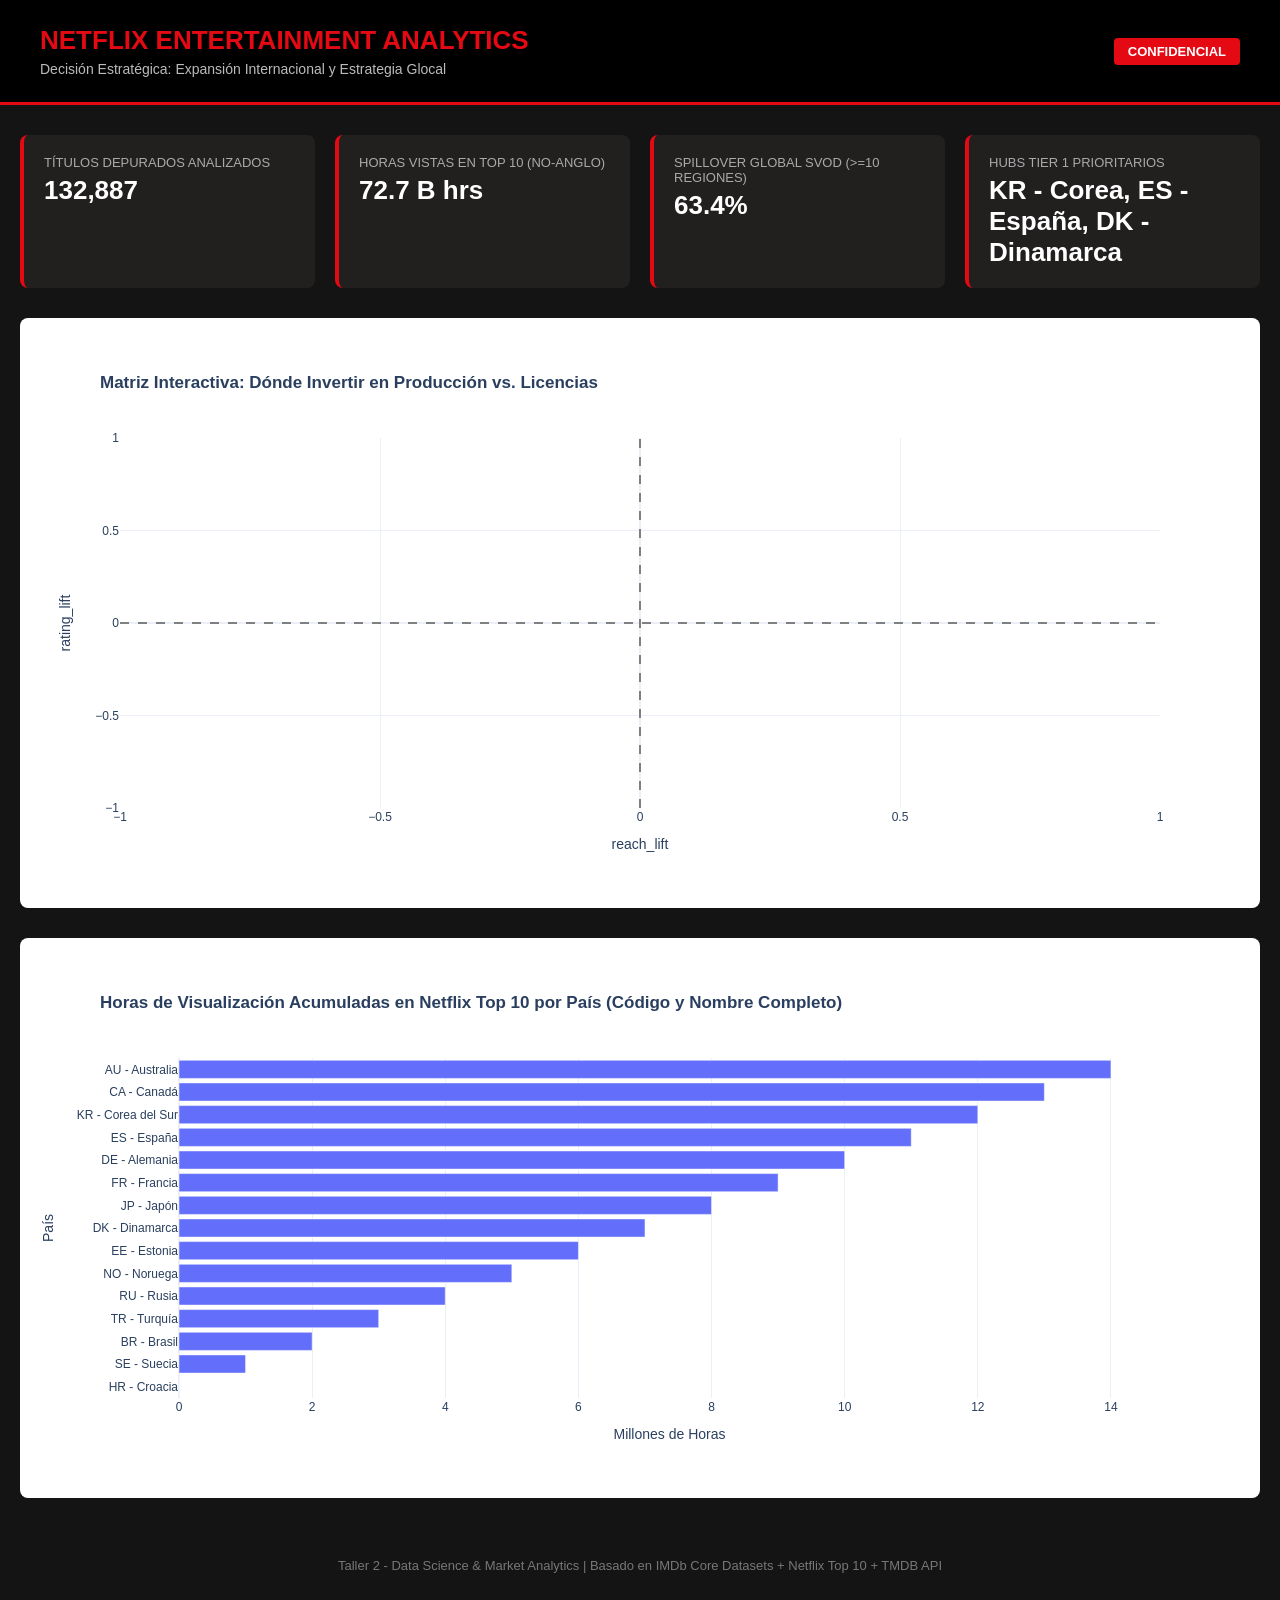
<file: output/dashboard_netflix.html>
<!DOCTYPE html>
    <html lang="es">
    <head>
        <meta charset="UTF-8">
        <title>Dashboard Ejecutivo - Estrategia Internacional Netflix</title>
        <script src="https://cdn.plot.ly/plotly-2.35.2.min.js"></script>
        <style>
            body { font-family: -apple-system, BlinkMacSystemFont, "Segoe UI", Roboto, Helvetica, Arial, sans-serif; margin: 0; background-color: #141414; color: #fff; }
            .header { background-color: #000; padding: 25px 40px; border-bottom: 3px solid #E50914; display: flex; justify-content: space-between; align-items: center; }
            .header h1 { margin: 0; color: #E50914; font-size: 26px; }
            .container { max-width: 1300px; margin: 30px auto; padding: 0 20px; }
            .kpi-row { display: grid; grid-template-columns: repeat(4, 1fr); gap: 20px; margin-bottom: 30px; }
            .kpi-card { background: #221f1f; padding: 20px; border-radius: 8px; border-left: 4px solid #E50914; }
            .kpi-title { font-size: 13px; text-transform: uppercase; color: #aaa; margin-bottom: 5px; }
            .kpi-value { font-size: 26px; font-weight: bold; color: #fff; }
            .card { background: #fff; border-radius: 8px; padding: 20px; margin-bottom: 30px; color: #333; }
            .footer { text-align: center; padding: 30px; color: #777; font-size: 13px; }
        </style>
    </head>
    <body>
        <div class="header">
            <div>
                <h1>NETFLIX ENTERTAINMENT ANALYTICS</h1>
                <div style="color: #bbb; font-size: 14px; margin-top: 5px;">Decisión Estratégica: Expansión Internacional y Estrategia Glocal</div>
            </div>
            <div style="background: #E50914; color: white; padding: 6px 14px; border-radius: 4px; font-weight: bold; font-size: 13px;">
                CONFIDENCIAL
            </div>
        </div>
        
        <div class="container">
            <div class="kpi-row">
                <div class="kpi-card">
                    <div class="kpi-title">Títulos Depurados Analizados</div>
                    <div class="kpi-value">132,887</div>
                </div>
                <div class="kpi-card">
                    <div class="kpi-title">Horas Vistas en Top 10 (No-Anglo)</div>
                    <div class="kpi-value">72.7 B hrs</div>
                </div>
                <div class="kpi-card">
                    <div class="kpi-title">Spillover Global SVOD (>=10 Regiones)</div>
                    <div class="kpi-value">63.4%</div>
                </div>
                <div class="kpi-card">
                    <div class="kpi-title">Hubs Tier 1 Prioritarios</div>
                    <div class="kpi-value">KR - Corea, ES - España, DK - Dinamarca</div>
                </div>
            </div>
            
            <div class="card">
                <div style="height:550px; width:100%;">                            <div id="cea2b4e3-bbc2-4953-b69b-4aa7a4e9cf77" class="plotly-graph-div" style="height:100%; width:100%;"></div>            <script>                window.PLOTLYENV=window.PLOTLYENV || {};                                if (document.getElementById("cea2b4e3-bbc2-4953-b69b-4aa7a4e9cf77")) {                    Plotly.newPlot(                        "cea2b4e3-bbc2-4953-b69b-4aa7a4e9cf77",                        [{"customdata":[["IN - India",6.94,4.7,6.5,3.0],["KR - Corea del Sur",6.86,9.92,2289.5,4.0],["AE - Emiratos \u00c1rabes Unidos",6.78,4.94,0.0,1.0],["BD - Bangladesh",6.75,1.73,0.0,0.0],["CN - China",6.74,5.44,0.0,2.0],["JP - Jap\u00f3n",6.74,4.64,186.9,7.0],["PK - Pakist\u00e1n",6.72,2.06,0.0,0.0],["UA - Ucrania",6.71,4.78,0.0,0.0],["CO - Colombia",6.71,3.92,0.0,0.0],["GR - Grecia",6.71,3.83,0.0,2.0],["SE - Suecia",6.7,3.91,9.2,1.0],["TW - Taiw\u00e1n",6.69,4.76,0.0,6.0],["NO - Noruega",6.69,4.11,28.9,2.0],["NL - Pa\u00edses Bajos",6.69,3.33,0.0,11.0],["FI - Finlandia",6.69,2.84,0.0,0.0],["ID - Indonesia",6.69,2.03,0.0,3.0],["FR - Francia",6.68,4.58,188.9,12.0],["RO - Rumania",6.68,3.67,0.0,0.0],["AR - Argentina",6.68,3.49,0.0,0.0],["BE - B\u00e9lgica",6.67,3.66,0.0,1.0],["RS - Serbia",6.67,3.0,0.0,1.0]],"hovertemplate":"\u003cb\u003e%{hovertext}\u003c\u002fb\u003e\u003cbr\u003e\u003cbr\u003eestrategia_netflix=Joya Escondida \u002f Alta Calidad (Adquisici\u00f3n de Licencias Baratas)\u003cbr\u003etotal_titulos=%{marker.size}\u003cbr\u003erating_bayesiano_medio=%{customdata[1]}\u003cbr\u003epromedio_regiones=%{customdata[2]}\u003cbr\u003emillones_horas_netflix=%{customdata[3]}\u003cbr\u003etitulos_top10_netflix=%{customdata[4]}\u003cextra\u003e\u003c\u002fextra\u003e","hovertext":["IN - India","KR - Corea del Sur","AE - Emiratos \u00c1rabes Unidos","BD - Bangladesh","CN - China","JP - Jap\u00f3n","PK - Pakist\u00e1n","UA - Ucrania","CO - Colombia","GR - Grecia","SE - Suecia","TW - Taiw\u00e1n","NO - Noruega","NL - Pa\u00edses Bajos","FI - Finlandia","ID - Indonesia","FR - Francia","RO - Rumania","AR - Argentina","BE - B\u00e9lgica","RS - Serbia"],"legendgroup":"Joya Escondida \u002f Alta Calidad (Adquisici\u00f3n de Licencias Baratas)","marker":{"color":"#221f1f","size":{"dtype":"i2","bdata":"BwEmACAAKAA2AMsAIgAgABkAUABlAF0AOQCIAEQAXAD5ACsAQwA1ACEA"},"sizemode":"area","sizeref":9.21,"symbol":"circle"},"mode":"markers","name":"Joya Escondida \u002f Alta Calidad (Adquisici\u00f3n de Licencias Baratas)","orientation":"v","showlegend":true,"x":{"dtype":"f8","bdata":"[base64]"},"xaxis":"x","y":{"dtype":"f8","bdata":"hetRuB6F2z9mZmZmZmbWP0jhehSuR9E\u002fuB6F61G4zj9xPQrXo3DNP3E9CtejcM0\u002f4XoUrkfhyj+amZmZmZnJP5qZmZmZmck\u002fmpmZmZmZyT9SuB6F61HIPwrXo3A9Csc\u002fCtejcD0Kxz8K16NwPQrHPwrXo3A9Csc\u002fCtejcD0Kxz\u002fD9Shcj8LFP8P1KFyPwsU\u002fw\u002fUoXI\u002fCxT97FK5H4XrEP3sUrkfhesQ\u002f"},"yaxis":"y","type":"scatter"},{"customdata":[["HR - Croacia",6.66,3.87,6.5,1.0],["SK - Eslovaquia",6.66,3.86,0.0,1.0],["PT - Portugal",6.63,4.11,0.0,0.0],["PH - Filipinas",6.63,3.5,0.0,2.0],["SG - Singapur",6.62,4.87,0.0,6.0],["BR - Brasil",6.62,2.77,10.2,7.0],["DK - Dinamarca",6.61,5.76,140.5,1.0],["PL - Polonia",6.61,4.77,0.0,6.0],["MX - M\u00e9xico",6.61,3.87,0.0,2.0],["CZ - Rep\u00fablica Checa",6.6,4.0,5.0,5.0],["MY - Malasia",6.6,2.46,0.0,3.0],["HU - Hungr\u00eda",6.59,4.56,0.0,2.0],["ES - Espa\u00f1a",6.58,3.96,1170.2,3.0],["LT - Lituania",6.57,3.37,0.0,0.0],["EE - Estonia",6.56,4.12,50.5,4.0],["IT - Italia",6.56,3.28,0.0,8.0],["DE - Alemania",6.55,3.76,262.6,12.0],["BG - Bulgaria",6.54,4.55,0.0,2.0],["RU - Rusia",6.54,3.51,21.8,8.0],["EG - Egipto",6.54,1.97,0.0,4.0],["CA - Canad\u00e1",6.53,11.76,3292.8,213.0],["AU - Australia",6.5,12.3,5371.6,187.0],["IR - Ir\u00e1n",6.38,1.78,0.0,1.0],["AT - Austria",6.35,4.7,0.0,1.0],["XEU",6.33,2.92,0.0,1.0],["TR - Turqu\u00eda",6.27,2.35,18.5,4.0]],"hovertemplate":"\u003cb\u003e%{hovertext}\u003c\u002fb\u003e\u003cbr\u003e\u003cbr\u003eestrategia_netflix=Retenci\u00f3n Dom\u00e9stica\u003cbr\u003etotal_titulos=%{marker.size}\u003cbr\u003erating_bayesiano_medio=%{customdata[1]}\u003cbr\u003epromedio_regiones=%{customdata[2]}\u003cbr\u003emillones_horas_netflix=%{customdata[3]}\u003cbr\u003etitulos_top10_netflix=%{customdata[4]}\u003cextra\u003e\u003c\u002fextra\u003e","hovertext":["HR - Croacia","SK - Eslovaquia","PT - Portugal","PH - Filipinas","SG - Singapur","BR - Brasil","DK - Dinamarca","PL - Polonia","MX - M\u00e9xico","CZ - Rep\u00fablica Checa","MY - Malasia","HU - Hungr\u00eda","ES - Espa\u00f1a","LT - Lituania","EE - Estonia","IT - Italia","DE - Alemania","BG - Bulgaria","RU - Rusia","EG - Egipto","CA - Canad\u00e1","AU - Australia","IR - Ir\u00e1n","AT - Austria","XEU","TR - Turqu\u00eda"],"legendgroup":"Retenci\u00f3n Dom\u00e9stica","marker":{"color":"#adb5bd","size":{"dtype":"i2","bdata":"HwAcAD0ARAA3ABQBJgC6AH4ALwAjAFAA6AAeAHgAOAFkAjEAdAFOAGQORA1JAC4AJgCZAQ=="},"sizemode":"area","sizeref":9.21,"symbol":"circle"},"mode":"markers","name":"Retenci\u00f3n Dom\u00e9stica","orientation":"v","showlegend":true,"x":{"dtype":"f8","bdata":"cT0K16NwI8D2KFyPwnUjwPYoXI\u002fC9SLArkfhehQuJMBxPQrXo3AhwKRwPQrXoyXAUrgehetRH8CkcD0K16MhwHE9CtejcCPArkfhehQuI8DD9Shcj0ImwI\u002fC9ShcDyLAw\u002fUoXI9CI8BxPQrXo3AkwHE9Ctej8CLAH4XrUbieJMApXI\u002fC9agjwBSuR+F6FCLAKVyPwvUoJMA9CtejcD0nwEjhehSuR\u002f2\u002fpHA9Ctej9L8fhetRuJ4nwEjhehSuxyHA16NwPQpXJcB7FK5H4XomwA=="},"xaxis":"x","y":{"dtype":"f8","bdata":"MzMzMzMzwz8zMzMzMzPDP7gehetRuL4\u002fuB6F61G4vj8pXI\u002fC9Si8Pylcj8L1KLw\u002fmpmZmZmZuT+amZmZmZm5P5qZmZmZmbk\u002fCtejcD0Ktz8K16NwPQq3P3sUrkfherQ\u002f7FG4HoXrsT+4HoXrUbiuP5qZmZmZmak\u002fmpmZmZmZqT97FK5H4XqkP7gehetRuJ4\u002fuB6F61G4nj+4HoXrUbieP3sUrkfhepQ\u002fexSuR+F6hL+kcD0K16PAv3sUrkfhesS\u002fCtejcD0Kx7+4HoXrUbjOvw=="},"yaxis":"y","type":"scatter"}],                        {"template":{"data":{"barpolar":[{"marker":{"line":{"color":"white","width":0.5},"pattern":{"fillmode":"overlay","size":10,"solidity":0.2}},"type":"barpolar"}],"bar":[{"error_x":{"color":"#2a3f5f"},"error_y":{"color":"#2a3f5f"},"marker":{"line":{"color":"white","width":0.5},"pattern":{"fillmode":"overlay","size":10,"solidity":0.2}},"type":"bar"}],"carpet":[{"aaxis":{"endlinecolor":"#2a3f5f","gridcolor":"#C8D4E3","linecolor":"#C8D4E3","minorgridcolor":"#C8D4E3","startlinecolor":"#2a3f5f"},"baxis":{"endlinecolor":"#2a3f5f","gridcolor":"#C8D4E3","linecolor":"#C8D4E3","minorgridcolor":"#C8D4E3","startlinecolor":"#2a3f5f"},"type":"carpet"}],"choropleth":[{"colorbar":{"outlinewidth":0,"ticks":""},"type":"choropleth"}],"contourcarpet":[{"colorbar":{"outlinewidth":0,"ticks":""},"type":"contourcarpet"}],"contour":[{"colorbar":{"outlinewidth":0,"ticks":""},"colorscale":[[0.0,"#0d0887"],[0.1111111111111111,"#46039f"],[0.2222222222222222,"#7201a8"],[0.3333333333333333,"#9c179e"],[0.4444444444444444,"#bd3786"],[0.5555555555555556,"#d8576b"],[0.6666666666666666,"#ed7953"],[0.7777777777777778,"#fb9f3a"],[0.8888888888888888,"#fdca26"],[1.0,"#f0f921"]],"type":"contour"}],"heatmap":[{"colorbar":{"outlinewidth":0,"ticks":""},"colorscale":[[0.0,"#0d0887"],[0.1111111111111111,"#46039f"],[0.2222222222222222,"#7201a8"],[0.3333333333333333,"#9c179e"],[0.4444444444444444,"#bd3786"],[0.5555555555555556,"#d8576b"],[0.6666666666666666,"#ed7953"],[0.7777777777777778,"#fb9f3a"],[0.8888888888888888,"#fdca26"],[1.0,"#f0f921"]],"type":"heatmap"}],"histogram2dcontour":[{"colorbar":{"outlinewidth":0,"ticks":""},"colorscale":[[0.0,"#0d0887"],[0.1111111111111111,"#46039f"],[0.2222222222222222,"#7201a8"],[0.3333333333333333,"#9c179e"],[0.4444444444444444,"#bd3786"],[0.5555555555555556,"#d8576b"],[0.6666666666666666,"#ed7953"],[0.7777777777777778,"#fb9f3a"],[0.8888888888888888,"#fdca26"],[1.0,"#f0f921"]],"type":"histogram2dcontour"}],"histogram2d":[{"colorbar":{"outlinewidth":0,"ticks":""},"colorscale":[[0.0,"#0d0887"],[0.1111111111111111,"#46039f"],[0.2222222222222222,"#7201a8"],[0.3333333333333333,"#9c179e"],[0.4444444444444444,"#bd3786"],[0.5555555555555556,"#d8576b"],[0.6666666666666666,"#ed7953"],[0.7777777777777778,"#fb9f3a"],[0.8888888888888888,"#fdca26"],[1.0,"#f0f921"]],"type":"histogram2d"}],"histogram":[{"marker":{"pattern":{"fillmode":"overlay","size":10,"solidity":0.2}},"type":"histogram"}],"mesh3d":[{"colorbar":{"outlinewidth":0,"ticks":""},"type":"mesh3d"}],"parcoords":[{"line":{"colorbar":{"outlinewidth":0,"ticks":""}},"type":"parcoords"}],"pie":[{"automargin":true,"type":"pie"}],"scatter3d":[{"line":{"colorbar":{"outlinewidth":0,"ticks":""}},"marker":{"colorbar":{"outlinewidth":0,"ticks":""}},"type":"scatter3d"}],"scattercarpet":[{"marker":{"colorbar":{"outlinewidth":0,"ticks":""}},"type":"scattercarpet"}],"scattergeo":[{"marker":{"colorbar":{"outlinewidth":0,"ticks":""}},"type":"scattergeo"}],"scattergl":[{"marker":{"colorbar":{"outlinewidth":0,"ticks":""}},"type":"scattergl"}],"scattermap":[{"marker":{"colorbar":{"outlinewidth":0,"ticks":""}},"type":"scattermap"}],"scatterpolargl":[{"marker":{"colorbar":{"outlinewidth":0,"ticks":""}},"type":"scatterpolargl"}],"scatterpolar":[{"marker":{"colorbar":{"outlinewidth":0,"ticks":""}},"type":"scatterpolar"}],"scatter":[{"fillpattern":{"fillmode":"overlay","size":10,"solidity":0.2},"type":"scatter"}],"scatterternary":[{"marker":{"colorbar":{"outlinewidth":0,"ticks":""}},"type":"scatterternary"}],"surface":[{"colorbar":{"outlinewidth":0,"ticks":""},"colorscale":[[0.0,"#0d0887"],[0.1111111111111111,"#46039f"],[0.2222222222222222,"#7201a8"],[0.3333333333333333,"#9c179e"],[0.4444444444444444,"#bd3786"],[0.5555555555555556,"#d8576b"],[0.6666666666666666,"#ed7953"],[0.7777777777777778,"#fb9f3a"],[0.8888888888888888,"#fdca26"],[1.0,"#f0f921"]],"type":"surface"}],"table":[{"cells":{"fill":{"color":"#EBF0F8"},"line":{"color":"white"}},"header":{"fill":{"color":"#C8D4E3"},"line":{"color":"white"}},"type":"table"}]},"layout":{"annotationdefaults":{"arrowcolor":"#2a3f5f","arrowhead":0,"arrowwidth":1},"autotypenumbers":"strict","coloraxis":{"colorbar":{"outlinewidth":0,"ticks":""}},"colorscale":{"diverging":[[0,"#8e0152"],[0.1,"#c51b7d"],[0.2,"#de77ae"],[0.3,"#f1b6da"],[0.4,"#fde0ef"],[0.5,"#f7f7f7"],[0.6,"#e6f5d0"],[0.7,"#b8e186"],[0.8,"#7fbc41"],[0.9,"#4d9221"],[1,"#276419"]],"sequential":[[0.0,"#0d0887"],[0.1111111111111111,"#46039f"],[0.2222222222222222,"#7201a8"],[0.3333333333333333,"#9c179e"],[0.4444444444444444,"#bd3786"],[0.5555555555555556,"#d8576b"],[0.6666666666666666,"#ed7953"],[0.7777777777777778,"#fb9f3a"],[0.8888888888888888,"#fdca26"],[1.0,"#f0f921"]],"sequentialminus":[[0.0,"#0d0887"],[0.1111111111111111,"#46039f"],[0.2222222222222222,"#7201a8"],[0.3333333333333333,"#9c179e"],[0.4444444444444444,"#bd3786"],[0.5555555555555556,"#d8576b"],[0.6666666666666666,"#ed7953"],[0.7777777777777778,"#fb9f3a"],[0.8888888888888888,"#fdca26"],[1.0,"#f0f921"]]},"colorway":["#636efa","#EF553B","#00cc96","#ab63fa","#FFA15A","#19d3f3","#FF6692","#B6E880","#FF97FF","#FECB52"],"font":{"color":"#2a3f5f"},"geo":{"bgcolor":"white","lakecolor":"white","landcolor":"white","showlakes":true,"showland":true,"subunitcolor":"#C8D4E3"},"hoverlabel":{"align":"left"},"hovermode":"closest","paper_bgcolor":"white","plot_bgcolor":"white","polar":{"angularaxis":{"gridcolor":"#EBF0F8","linecolor":"#EBF0F8","ticks":""},"bgcolor":"white","radialaxis":{"gridcolor":"#EBF0F8","linecolor":"#EBF0F8","ticks":""}},"scene":{"xaxis":{"backgroundcolor":"white","gridcolor":"#DFE8F3","gridwidth":2,"linecolor":"#EBF0F8","showbackground":true,"ticks":"","zerolinecolor":"#EBF0F8"},"yaxis":{"backgroundcolor":"white","gridcolor":"#DFE8F3","gridwidth":2,"linecolor":"#EBF0F8","showbackground":true,"ticks":"","zerolinecolor":"#EBF0F8"},"zaxis":{"backgroundcolor":"white","gridcolor":"#DFE8F3","gridwidth":2,"linecolor":"#EBF0F8","showbackground":true,"ticks":"","zerolinecolor":"#EBF0F8"}},"shapedefaults":{"line":{"color":"#2a3f5f"}},"ternary":{"aaxis":{"gridcolor":"#DFE8F3","linecolor":"#A2B1C6","ticks":""},"baxis":{"gridcolor":"#DFE8F3","linecolor":"#A2B1C6","ticks":""},"bgcolor":"white","caxis":{"gridcolor":"#DFE8F3","linecolor":"#A2B1C6","ticks":""}},"title":{"x":0.05},"xaxis":{"automargin":true,"gridcolor":"#EBF0F8","linecolor":"#EBF0F8","ticks":"","title":{"standoff":15},"zerolinecolor":"#EBF0F8","zerolinewidth":2},"yaxis":{"automargin":true,"gridcolor":"#EBF0F8","linecolor":"#EBF0F8","ticks":"","title":{"standoff":15},"zerolinecolor":"#EBF0F8","zerolinewidth":2}}},"xaxis":{"anchor":"y","domain":[0.0,1.0],"title":{"text":"reach_lift"}},"yaxis":{"anchor":"x","domain":[0.0,1.0],"title":{"text":"rating_lift"}},"legend":{"title":{"text":"estrategia_netflix"},"tracegroupgap":0,"itemsizing":"constant"},"title":{"text":"\u003cb\u003eMatriz Interactiva: D\u00f3nde Invertir en Producci\u00f3n vs. Licencias\u003c\u002fb\u003e"},"shapes":[{"line":{"color":"gray","dash":"dash"},"type":"line","x0":0,"x1":1,"xref":"x domain","y0":0,"y1":0,"yref":"y"},{"line":{"color":"gray","dash":"dash"},"type":"line","x0":0,"x1":0,"xref":"x","y0":0,"y1":1,"yref":"y domain"}],"height":550},                        {"responsive": true}                    )                };            </script>        </div>
            </div>
            
            <div class="card">
                <div style="height:520px; width:100%;">                            <div id="2677224d-d4bf-4f9b-a123-53c21aaa7a81" class="plotly-graph-div" style="height:100%; width:100%;"></div>            <script>                window.PLOTLYENV=window.PLOTLYENV || {};                                if (document.getElementById("2677224d-d4bf-4f9b-a123-53c21aaa7a81")) {                    Plotly.newPlot(                        "2677224d-d4bf-4f9b-a123-53c21aaa7a81",                        [{"hovertemplate":"Millones de Horas=%{marker.color}\u003cbr\u003ePa\u00eds=%{y}\u003cextra\u003e\u003c\u002fextra\u003e","legendgroup":"","marker":{"color":{"dtype":"f8","bdata":"AAAAAAAAGkBmZmZmZmYiQGZmZmZmZiRAAAAAAACAMkDNzMzMzMw1QGZmZmZm5jxAAAAAAABASUAAAAAAAJBhQM3MzMzMXGdAzczMzMycZ0CamZmZmWlwQM3MzMzMSJJAAAAAAADjoUCamZmZmbmpQJqZmZmZ+7RA"},"coloraxis":"coloraxis","pattern":{"shape":""}},"name":"","orientation":"h","showlegend":false,"textposition":"auto","x":{"dtype":"f8","bdata":"AAAAAAAAGkBmZmZmZmYiQGZmZmZmZiRAAAAAAACAMkDNzMzMzMw1QGZmZmZm5jxAAAAAAABASUAAAAAAAJBhQM3MzMzMXGdAzczMzMycZ0CamZmZmWlwQM3MzMzMSJJAAAAAAADjoUCamZmZmbmpQJqZmZmZ+7RA"},"xaxis":"x","y":["HR - Croacia","SE - Suecia","BR - Brasil","TR - Turqu\u00eda","RU - Rusia","NO - Noruega","EE - Estonia","DK - Dinamarca","JP - Jap\u00f3n","FR - Francia","DE - Alemania","ES - Espa\u00f1a","KR - Corea del Sur","CA - Canad\u00e1","AU - Australia"],"yaxis":"y","type":"bar"}],                        {"template":{"data":{"barpolar":[{"marker":{"line":{"color":"white","width":0.5},"pattern":{"fillmode":"overlay","size":10,"solidity":0.2}},"type":"barpolar"}],"bar":[{"error_x":{"color":"#2a3f5f"},"error_y":{"color":"#2a3f5f"},"marker":{"line":{"color":"white","width":0.5},"pattern":{"fillmode":"overlay","size":10,"solidity":0.2}},"type":"bar"}],"carpet":[{"aaxis":{"endlinecolor":"#2a3f5f","gridcolor":"#C8D4E3","linecolor":"#C8D4E3","minorgridcolor":"#C8D4E3","startlinecolor":"#2a3f5f"},"baxis":{"endlinecolor":"#2a3f5f","gridcolor":"#C8D4E3","linecolor":"#C8D4E3","minorgridcolor":"#C8D4E3","startlinecolor":"#2a3f5f"},"type":"carpet"}],"choropleth":[{"colorbar":{"outlinewidth":0,"ticks":""},"type":"choropleth"}],"contourcarpet":[{"colorbar":{"outlinewidth":0,"ticks":""},"type":"contourcarpet"}],"contour":[{"colorbar":{"outlinewidth":0,"ticks":""},"colorscale":[[0.0,"#0d0887"],[0.1111111111111111,"#46039f"],[0.2222222222222222,"#7201a8"],[0.3333333333333333,"#9c179e"],[0.4444444444444444,"#bd3786"],[0.5555555555555556,"#d8576b"],[0.6666666666666666,"#ed7953"],[0.7777777777777778,"#fb9f3a"],[0.8888888888888888,"#fdca26"],[1.0,"#f0f921"]],"type":"contour"}],"heatmap":[{"colorbar":{"outlinewidth":0,"ticks":""},"colorscale":[[0.0,"#0d0887"],[0.1111111111111111,"#46039f"],[0.2222222222222222,"#7201a8"],[0.3333333333333333,"#9c179e"],[0.4444444444444444,"#bd3786"],[0.5555555555555556,"#d8576b"],[0.6666666666666666,"#ed7953"],[0.7777777777777778,"#fb9f3a"],[0.8888888888888888,"#fdca26"],[1.0,"#f0f921"]],"type":"heatmap"}],"histogram2dcontour":[{"colorbar":{"outlinewidth":0,"ticks":""},"colorscale":[[0.0,"#0d0887"],[0.1111111111111111,"#46039f"],[0.2222222222222222,"#7201a8"],[0.3333333333333333,"#9c179e"],[0.4444444444444444,"#bd3786"],[0.5555555555555556,"#d8576b"],[0.6666666666666666,"#ed7953"],[0.7777777777777778,"#fb9f3a"],[0.8888888888888888,"#fdca26"],[1.0,"#f0f921"]],"type":"histogram2dcontour"}],"histogram2d":[{"colorbar":{"outlinewidth":0,"ticks":""},"colorscale":[[0.0,"#0d0887"],[0.1111111111111111,"#46039f"],[0.2222222222222222,"#7201a8"],[0.3333333333333333,"#9c179e"],[0.4444444444444444,"#bd3786"],[0.5555555555555556,"#d8576b"],[0.6666666666666666,"#ed7953"],[0.7777777777777778,"#fb9f3a"],[0.8888888888888888,"#fdca26"],[1.0,"#f0f921"]],"type":"histogram2d"}],"histogram":[{"marker":{"pattern":{"fillmode":"overlay","size":10,"solidity":0.2}},"type":"histogram"}],"mesh3d":[{"colorbar":{"outlinewidth":0,"ticks":""},"type":"mesh3d"}],"parcoords":[{"line":{"colorbar":{"outlinewidth":0,"ticks":""}},"type":"parcoords"}],"pie":[{"automargin":true,"type":"pie"}],"scatter3d":[{"line":{"colorbar":{"outlinewidth":0,"ticks":""}},"marker":{"colorbar":{"outlinewidth":0,"ticks":""}},"type":"scatter3d"}],"scattercarpet":[{"marker":{"colorbar":{"outlinewidth":0,"ticks":""}},"type":"scattercarpet"}],"scattergeo":[{"marker":{"colorbar":{"outlinewidth":0,"ticks":""}},"type":"scattergeo"}],"scattergl":[{"marker":{"colorbar":{"outlinewidth":0,"ticks":""}},"type":"scattergl"}],"scattermap":[{"marker":{"colorbar":{"outlinewidth":0,"ticks":""}},"type":"scattermap"}],"scatterpolargl":[{"marker":{"colorbar":{"outlinewidth":0,"ticks":""}},"type":"scatterpolargl"}],"scatterpolar":[{"marker":{"colorbar":{"outlinewidth":0,"ticks":""}},"type":"scatterpolar"}],"scatter":[{"fillpattern":{"fillmode":"overlay","size":10,"solidity":0.2},"type":"scatter"}],"scatterternary":[{"marker":{"colorbar":{"outlinewidth":0,"ticks":""}},"type":"scatterternary"}],"surface":[{"colorbar":{"outlinewidth":0,"ticks":""},"colorscale":[[0.0,"#0d0887"],[0.1111111111111111,"#46039f"],[0.2222222222222222,"#7201a8"],[0.3333333333333333,"#9c179e"],[0.4444444444444444,"#bd3786"],[0.5555555555555556,"#d8576b"],[0.6666666666666666,"#ed7953"],[0.7777777777777778,"#fb9f3a"],[0.8888888888888888,"#fdca26"],[1.0,"#f0f921"]],"type":"surface"}],"table":[{"cells":{"fill":{"color":"#EBF0F8"},"line":{"color":"white"}},"header":{"fill":{"color":"#C8D4E3"},"line":{"color":"white"}},"type":"table"}]},"layout":{"annotationdefaults":{"arrowcolor":"#2a3f5f","arrowhead":0,"arrowwidth":1},"autotypenumbers":"strict","coloraxis":{"colorbar":{"outlinewidth":0,"ticks":""}},"colorscale":{"diverging":[[0,"#8e0152"],[0.1,"#c51b7d"],[0.2,"#de77ae"],[0.3,"#f1b6da"],[0.4,"#fde0ef"],[0.5,"#f7f7f7"],[0.6,"#e6f5d0"],[0.7,"#b8e186"],[0.8,"#7fbc41"],[0.9,"#4d9221"],[1,"#276419"]],"sequential":[[0.0,"#0d0887"],[0.1111111111111111,"#46039f"],[0.2222222222222222,"#7201a8"],[0.3333333333333333,"#9c179e"],[0.4444444444444444,"#bd3786"],[0.5555555555555556,"#d8576b"],[0.6666666666666666,"#ed7953"],[0.7777777777777778,"#fb9f3a"],[0.8888888888888888,"#fdca26"],[1.0,"#f0f921"]],"sequentialminus":[[0.0,"#0d0887"],[0.1111111111111111,"#46039f"],[0.2222222222222222,"#7201a8"],[0.3333333333333333,"#9c179e"],[0.4444444444444444,"#bd3786"],[0.5555555555555556,"#d8576b"],[0.6666666666666666,"#ed7953"],[0.7777777777777778,"#fb9f3a"],[0.8888888888888888,"#fdca26"],[1.0,"#f0f921"]]},"colorway":["#636efa","#EF553B","#00cc96","#ab63fa","#FFA15A","#19d3f3","#FF6692","#B6E880","#FF97FF","#FECB52"],"font":{"color":"#2a3f5f"},"geo":{"bgcolor":"white","lakecolor":"white","landcolor":"white","showlakes":true,"showland":true,"subunitcolor":"#C8D4E3"},"hoverlabel":{"align":"left"},"hovermode":"closest","paper_bgcolor":"white","plot_bgcolor":"white","polar":{"angularaxis":{"gridcolor":"#EBF0F8","linecolor":"#EBF0F8","ticks":""},"bgcolor":"white","radialaxis":{"gridcolor":"#EBF0F8","linecolor":"#EBF0F8","ticks":""}},"scene":{"xaxis":{"backgroundcolor":"white","gridcolor":"#DFE8F3","gridwidth":2,"linecolor":"#EBF0F8","showbackground":true,"ticks":"","zerolinecolor":"#EBF0F8"},"yaxis":{"backgroundcolor":"white","gridcolor":"#DFE8F3","gridwidth":2,"linecolor":"#EBF0F8","showbackground":true,"ticks":"","zerolinecolor":"#EBF0F8"},"zaxis":{"backgroundcolor":"white","gridcolor":"#DFE8F3","gridwidth":2,"linecolor":"#EBF0F8","showbackground":true,"ticks":"","zerolinecolor":"#EBF0F8"}},"shapedefaults":{"line":{"color":"#2a3f5f"}},"ternary":{"aaxis":{"gridcolor":"#DFE8F3","linecolor":"#A2B1C6","ticks":""},"baxis":{"gridcolor":"#DFE8F3","linecolor":"#A2B1C6","ticks":""},"bgcolor":"white","caxis":{"gridcolor":"#DFE8F3","linecolor":"#A2B1C6","ticks":""}},"title":{"x":0.05},"xaxis":{"automargin":true,"gridcolor":"#EBF0F8","linecolor":"#EBF0F8","ticks":"","title":{"standoff":15},"zerolinecolor":"#EBF0F8","zerolinewidth":2},"yaxis":{"automargin":true,"gridcolor":"#EBF0F8","linecolor":"#EBF0F8","ticks":"","title":{"standoff":15},"zerolinecolor":"#EBF0F8","zerolinewidth":2}}},"xaxis":{"anchor":"y","domain":[0.0,1.0],"title":{"text":"Millones de Horas"}},"yaxis":{"anchor":"x","domain":[0.0,1.0],"title":{"text":"Pa\u00eds"}},"coloraxis":{"colorbar":{"title":{"text":"Millones de Horas"}},"colorscale":[[0.0,"rgb(255,245,240)"],[0.125,"rgb(254,224,210)"],[0.25,"rgb(252,187,161)"],[0.375,"rgb(252,146,114)"],[0.5,"rgb(251,106,74)"],[0.625,"rgb(239,59,44)"],[0.75,"rgb(203,24,29)"],[0.875,"rgb(165,15,21)"],[1.0,"rgb(103,0,13)"]],"autocolorscale":false},"legend":{"tracegroupgap":0},"title":{"text":"\u003cb\u003eHoras de Visualizaci\u00f3n Acumuladas en Netflix Top 10 por Pa\u00eds (C\u00f3digo y Nombre Completo)\u003c\u002fb\u003e"},"barmode":"relative","height":520},                        {"responsive": true}                    )                };            </script>        </div>
            </div>
        </div>
        
        <div class="footer">
            Taller 2 - Data Science & Market Analytics | Basado en IMDb Core Datasets + Netflix Top 10 + TMDB API
        </div>
    </body>
    </html>
</file>
